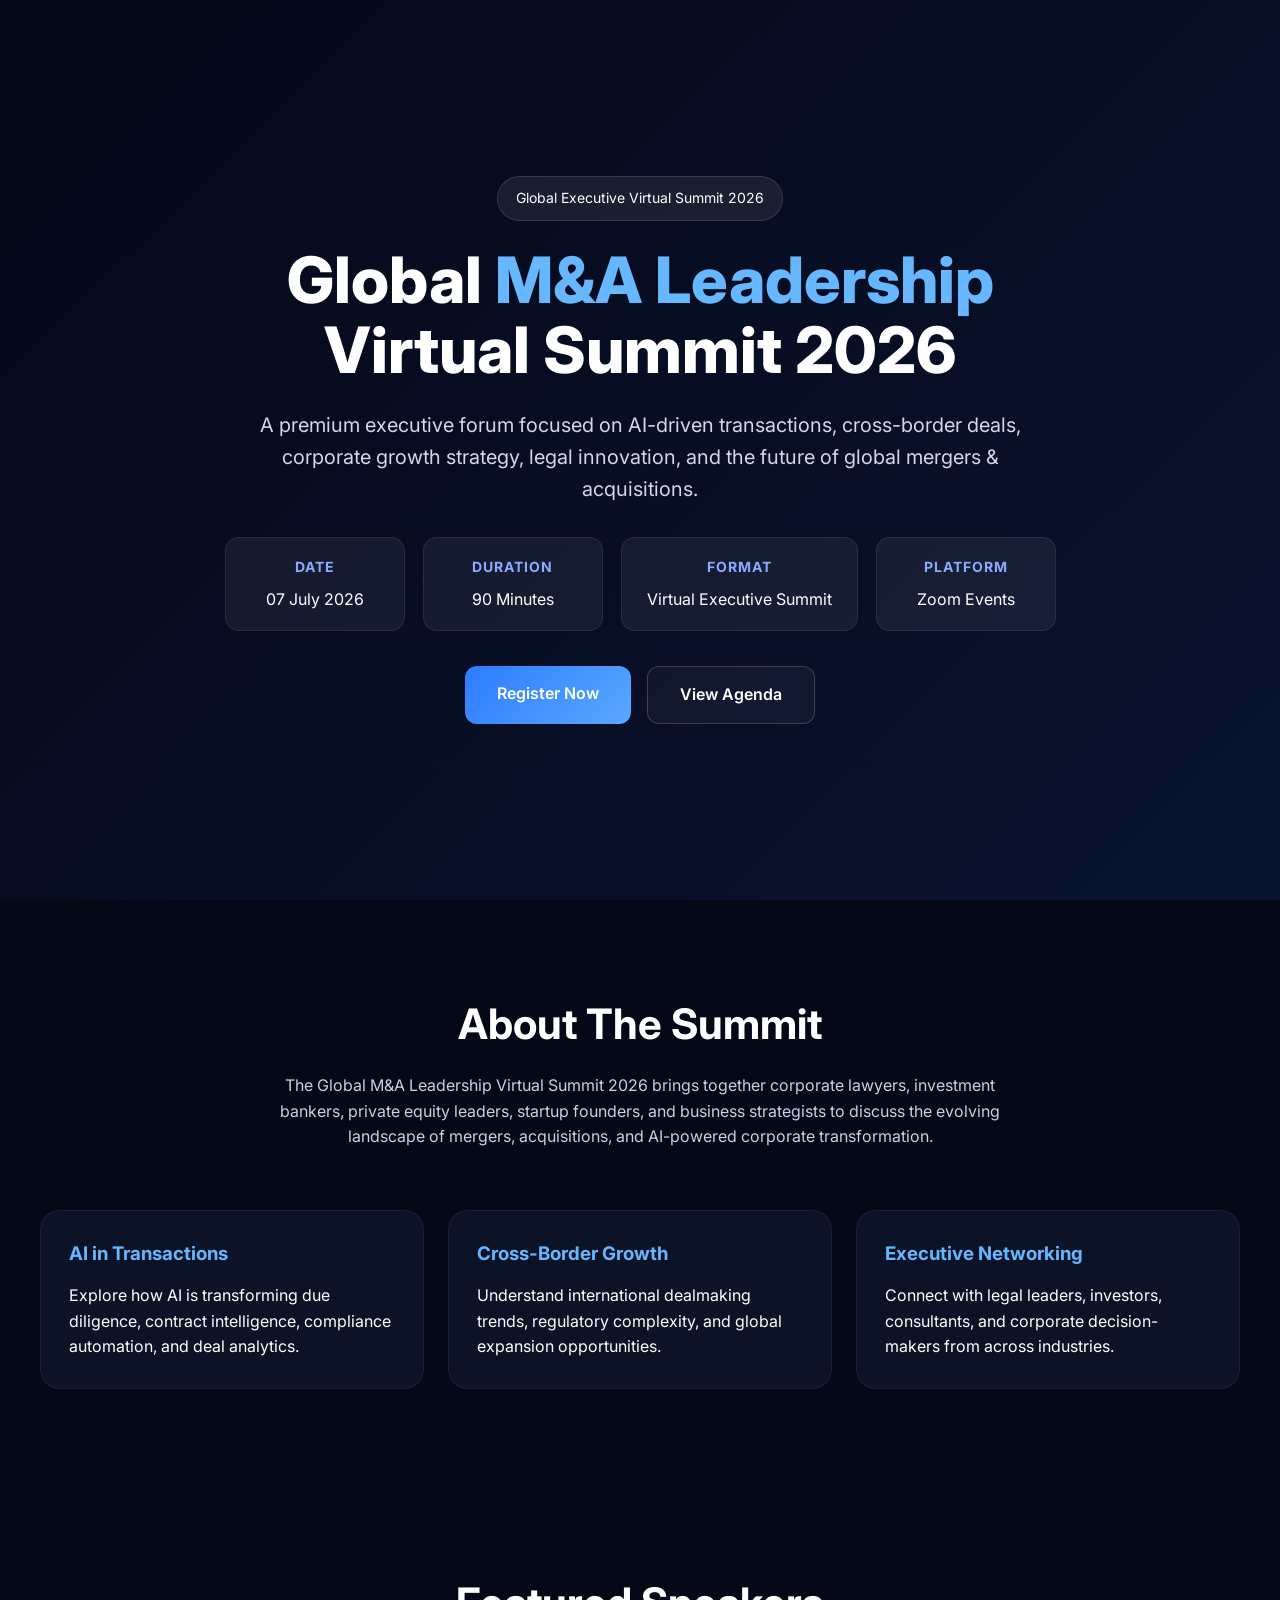
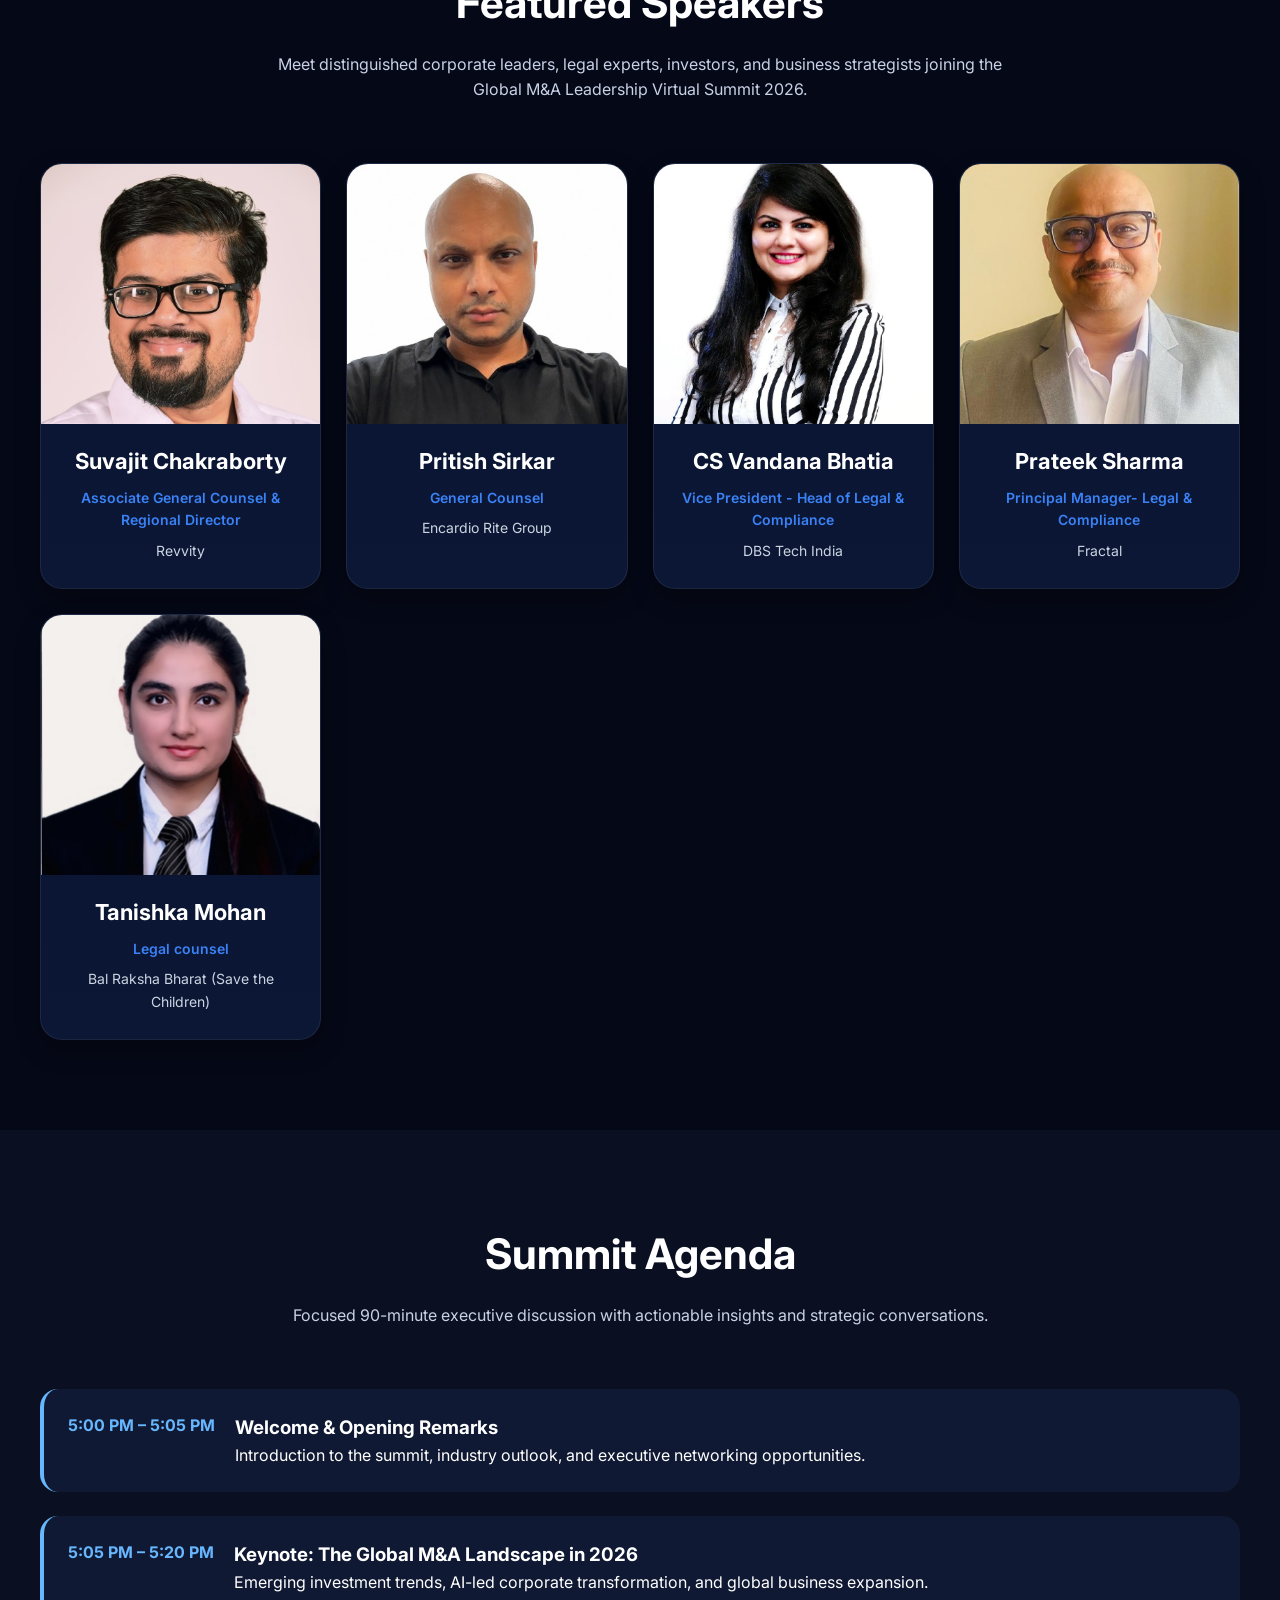
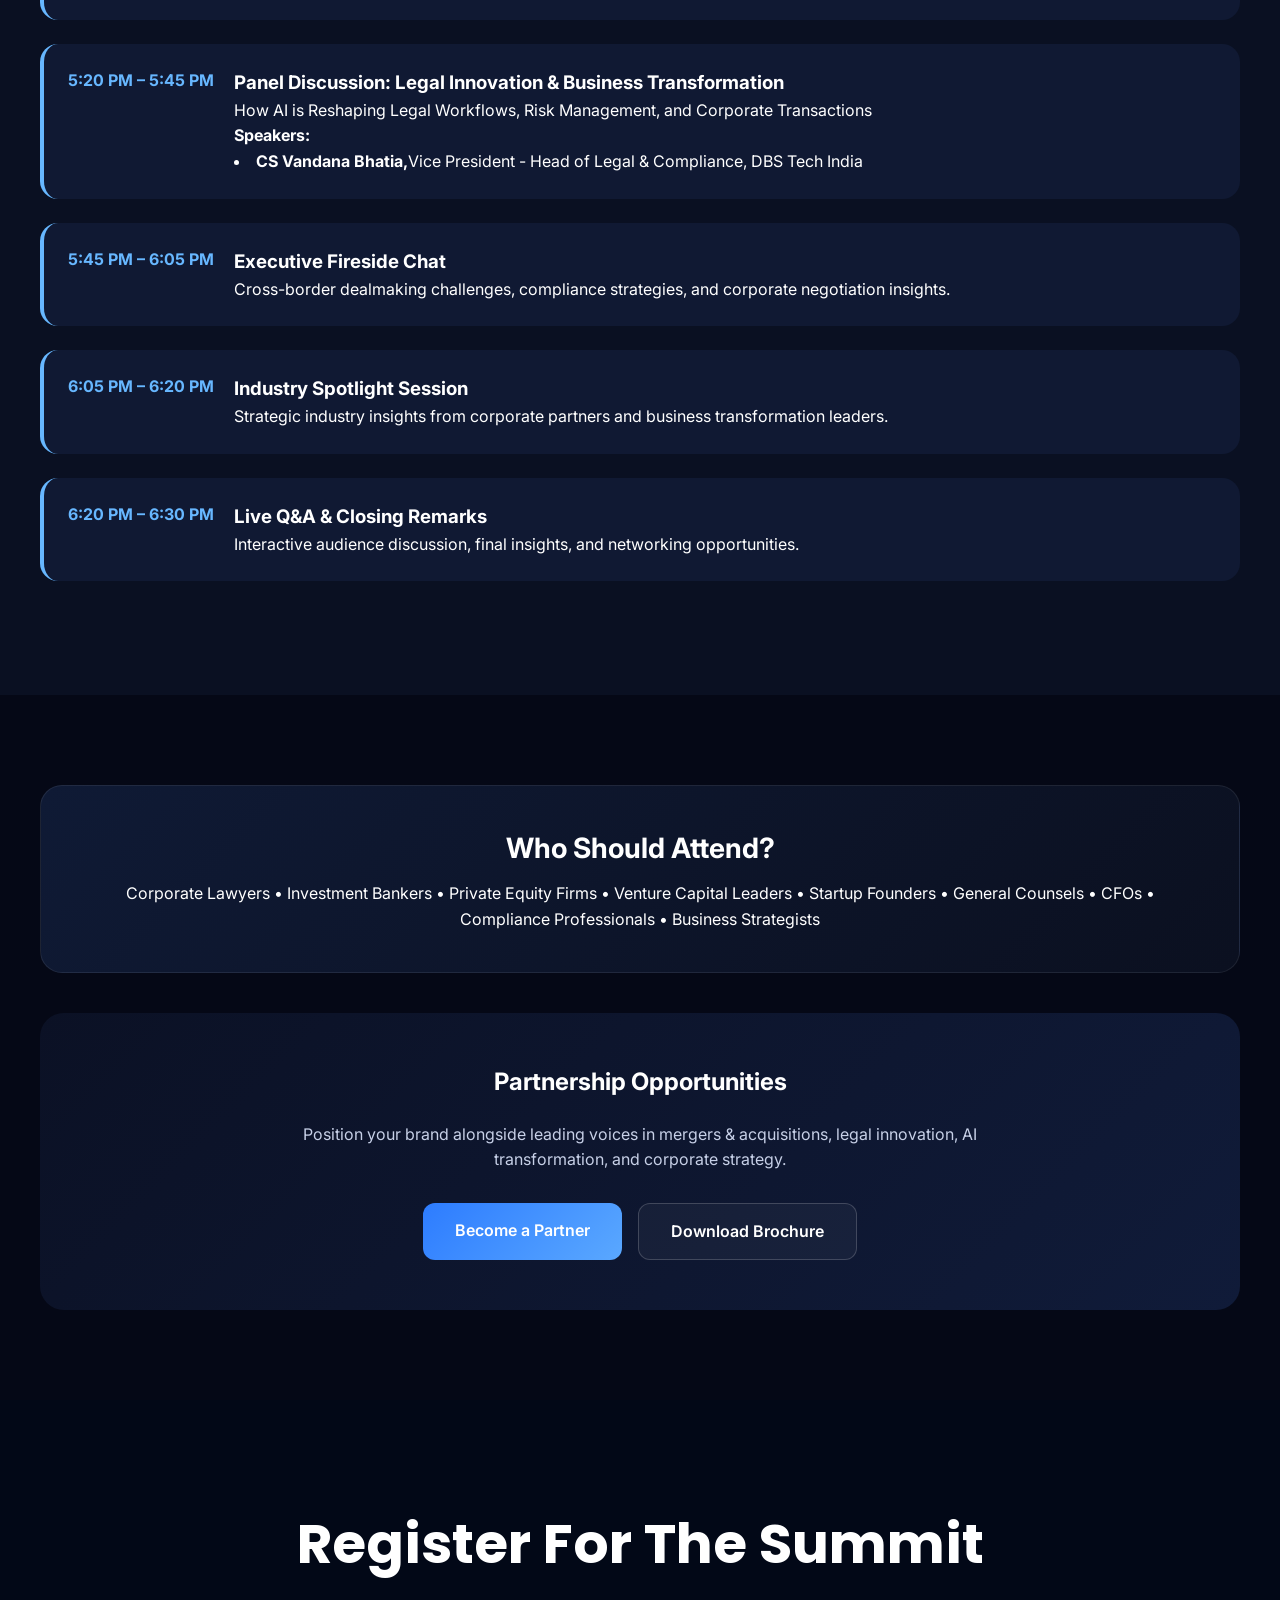
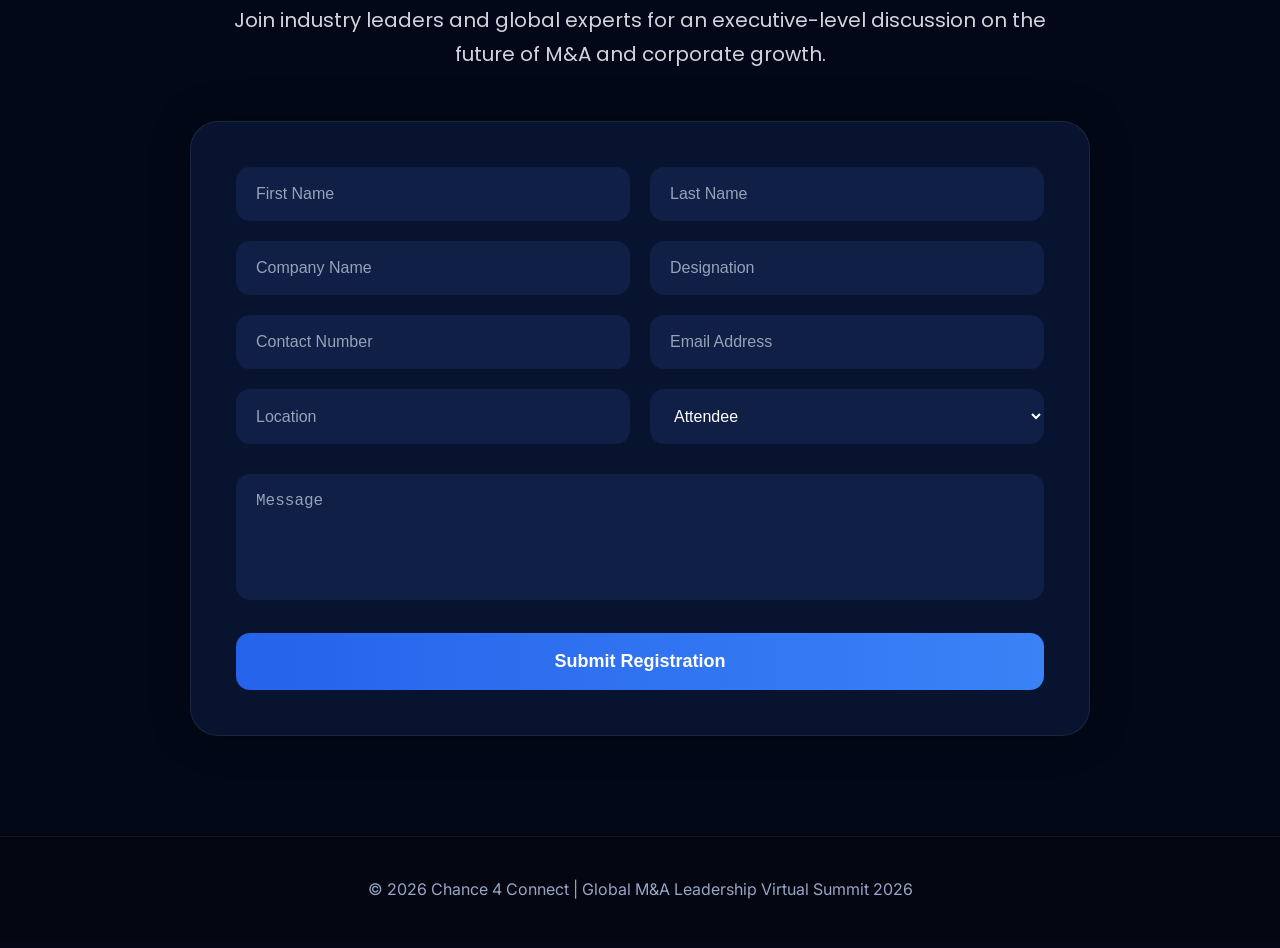
<file: event2 M&A.html>
<!DOCTYPE html>
<html lang="en">
<head>
  <meta charset="UTF-8" />
  <meta name="viewport" content="width=device-width, initial-scale=1.0" />
  <title>Global M&A Leadership Virtual Summit 2026</title>
  <link href="https://fonts.googleapis.com/css2?family=Inter:wght@300;400;500;600;700;800&display=swap" rel="stylesheet">
  <style>
    * {
      margin: 0;
      padding: 0;
      box-sizing: border-box;
    }

    body {
      font-family: 'Inter', sans-serif;
      background: #050816;
      color: #ffffff;
      line-height: 1.6;
    }

    .hero {
      min-height: 100vh;
      background: linear-gradient(135deg, rgba(5,8,22,0.96), rgba(10,20,50,0.92)),
      url('https://images.unsplash.com/photo-1520607162513-77705c0f0d4a?q=80&w=1600&auto=format&fit=crop') center/cover;
      display: flex;
      align-items: center;
      justify-content: center;
      text-align: center;
      padding: 40px 20px;
    }

    .hero-content {
      max-width: 950px;
    }

    .tag {
      display: inline-block;
      background: rgba(255,255,255,0.08);
      border: 1px solid rgba(255,255,255,0.12);
      padding: 10px 18px;
      border-radius: 30px;
      font-size: 14px;
      margin-bottom: 24px;
      backdrop-filter: blur(10px);
    }

    h1 {
      font-size: 64px;
      font-weight: 800;
      line-height: 1.1;
      margin-bottom: 24px;
    }

    .highlight {
      color: #67b7ff;
    }

    .hero p {
      font-size: 20px;
      color: #d2d8e6;
      max-width: 800px;
      margin: auto;
      margin-bottom: 32px;
    }

    .event-info {
      display: flex;
      justify-content: center;
      flex-wrap: wrap;
      gap: 18px;
      margin-bottom: 35px;
    }

    .info-card {
      background: rgba(255,255,255,0.06);
      padding: 18px 25px;
      border-radius: 14px;
      border: 1px solid rgba(255,255,255,0.08);
      min-width: 180px;
    }

    .info-card h3 {
      font-size: 14px;
      color: #8aa9ff;
      margin-bottom: 8px;
      text-transform: uppercase;
      letter-spacing: 1px;
    }

    .info-card p {
      margin: 0;
      font-size: 16px;
      color: white;
    }

    .btn-group {
      display: flex;
      justify-content: center;
      flex-wrap: wrap;
      gap: 16px;
    }

    .btn {
      padding: 15px 32px;
      border-radius: 12px;
      text-decoration: none;
      font-weight: 600;
      transition: 0.3s ease;
    }

    .btn-primary {
      background: linear-gradient(135deg, #2d7cff, #5aa8ff);
      color: white;
    }

    .btn-secondary {
      border: 1px solid rgba(255,255,255,0.18);
      color: white;
      background: rgba(255,255,255,0.04);
    }

    .btn:hover {
      transform: translateY(-3px);
    }

    section {
      padding: 90px 20px;
    }

    .container {
      max-width: 1200px;
      margin: auto;
    }

    .section-title {
      text-align: center;
      margin-bottom: 60px;
    }

    .section-title h2 {
      font-size: 42px;
      margin-bottom: 16px;
    }

    .section-title p {
      color: #c8d1e6;
      max-width: 760px;
      margin: auto;
    }

    .grid {
      display: grid;
      grid-template-columns: repeat(auto-fit, minmax(280px, 1fr));
      gap: 24px;
    }

    .card {
      background: #0c1327;
      border: 1px solid rgba(255,255,255,0.06);
      padding: 28px;
      border-radius: 20px;
      transition: 0.3s ease;
    }

    .card:hover {
      transform: translateY(-6px);
      border-color: rgba(103,183,255,0.4);
    }

    .card h3 {
      margin-bottom: 14px;
      color: #67b7ff;
    }

    .agenda {
      background: #0a1022;
    }

    .agenda-item {
      display: flex;
      gap: 20px;
      margin-bottom: 24px;
      background: #101933;
      padding: 24px;
      border-radius: 18px;
      border-left: 4px solid #67b7ff;
    }

    .agenda-time {
      min-width: 140px;
      font-weight: 700;
      color: #67b7ff;
    }

    .speaker-box {
      background: linear-gradient(135deg, #0f1a35, #0b1020);
      border-radius: 22px;
      padding: 40px;
      text-align: center;
      border: 1px solid rgba(255,255,255,0.08);
    }

    .speaker-box h3 {
      margin-bottom: 10px;
      font-size: 28px;
    }

    .sponsor-section {
      background: linear-gradient(135deg, #0b1125, #101b39);
      border-radius: 24px;
      padding: 50px;
      text-align: center;
      margin-top: 40px;
    }

    .footer {
      padding: 40px 20px;
      text-align: center;
      background: #040711;
      border-top: 1px solid rgba(255,255,255,0.06);
    }

    .footer p {
      color: #98a5c3;
    }

    @media(max-width:768px) {
      h1 {
        font-size: 42px;
      }

      .hero p {
        font-size: 18px;
      }

      .agenda-item {
        flex-direction: column;
      }

      .agenda-time {
        min-width: auto;
      }
    }
  </style>
</head>
<body>

  <section class="hero">
    <div class="hero-content">
      <div class="tag">Global Executive Virtual Summit 2026</div>
      <h1>Global <span class="highlight">M&A Leadership</span><br>Virtual Summit 2026</h1>
      <p>
        A premium executive forum focused on AI-driven transactions, cross-border deals,
        corporate growth strategy, legal innovation, and the future of global mergers & acquisitions.
      </p>

      <div class="event-info">
        <div class="info-card">
          <h3>Date</h3>
          <p>07 July 2026</p>
        </div>

        <div class="info-card">
          <h3>Duration</h3>
          <p>90 Minutes</p>
        </div>

        <div class="info-card">
          <h3>Format</h3>
          <p>Virtual Executive Summit</p>
        </div>

        <div class="info-card">
          <h3>Platform</h3>
          <p>Zoom Events</p>
        </div>
      </div>

      <div class="btn-group">
        <a href="#register" class="btn btn-primary">Register Now</a>
        <a href="#agenda" class="btn btn-secondary">View Agenda</a>
      </div>
    </div>
  </section>

  <section>
    <div class="container">
      <div class="section-title">
        <h2>About The Summit</h2>
        <p>
          The Global M&A Leadership Virtual Summit 2026 brings together corporate lawyers,
          investment bankers, private equity leaders, startup founders, and business strategists
          to discuss the evolving landscape of mergers, acquisitions, and AI-powered corporate transformation.
        </p>
      </div>

      <div class="grid">
        <div class="card">
          <h3>AI in Transactions</h3>
          <p>
            Explore how AI is transforming due diligence, contract intelligence,
            compliance automation, and deal analytics.
          </p>
        </div>

        <div class="card">
          <h3>Cross-Border Growth</h3>
          <p>
            Understand international dealmaking trends, regulatory complexity,
            and global expansion opportunities.
          </p>
        </div>

        <div class="card">
          <h3>Executive Networking</h3>
          <p>
            Connect with legal leaders, investors, consultants, and corporate decision-makers
            from across industries.
          </p>
        </div>
      </div>
    </div>
  </section>


<link href="https://fonts.googleapis.com/css2?family=Poppins:wght@300;400;500;600;700&display=swap" rel="stylesheet">

<style>

  .speakers-grid{
      display:grid;
      grid-template-columns:repeat(4,1fr);
      gap:25px;
  }
  
  .speaker-card{
      background:linear-gradient(180deg,#08142f,#0b1735);
      border-radius:22px;
      overflow:hidden;
      border:1px solid rgba(255,255,255,0.08);
      transition:0.4s ease;
      box-shadow:0 10px 25px rgba(0,0,0,0.25);
  }
  
  .speaker-card:hover{
      transform:translateY(-8px);
      border-color:rgba(59,130,246,0.4);
  }
  
  .speaker-card a{
      text-decoration:none;
      display:block;
  }
  
  .speaker-image img{
      width:100%;
      height:260px;
      object-fit:cover;
      display:block;
  }
  
  .speaker-content{
      padding:22px 18px 26px;
      text-align:center;
  }
  
  .speaker-content h3{
      color:#ffffff;
      font-size:22px;
      font-weight:700;
      margin-bottom:10px;
      line-height:1.4;
  }
  
  .speaker-content span{
      display:block;
      color:#3b82f6;
      font-size:14px;
      font-weight:600;
      line-height:1.6;
      margin-bottom:8px;
  }
  
  .speaker-content p{
      color:#cbd5e1;
      font-size:14px;
      margin-bottom:0;
  }
  
  .linkedin-btn{
      margin-top:18px;
      display:inline-block;
      padding:10px 20px;
      border-radius:10px;
      background:#2563eb;
      color:#ffffff;
      font-size:13px;
      font-weight:600;
  }
  
  @media(max-width:1200px){
  
  .speakers-grid{
      grid-template-columns:repeat(2,1fr);
  }
  
  }
  
  @media(max-width:700px){
  
  .speakers-grid{
      grid-template-columns:1fr;
  }
  
  .section-title h2{
      font-size:38px;
  }
  
  .section-title p{
      font-size:16px;
  }
  
  }
  
  </style>

<section class="speakers-section" id="speakers">

    <div class="container">

        <div class="section-title">

            <h2>Featured Speakers</h2>

            <p>
                Meet distinguished corporate leaders, legal experts, investors, 
                and business strategists joining the Global M&A Leadership Virtual Summit 2026.
            </p>

        </div>

        <div class="speakers-grid">

          <!-- SPEAKER 1 -->

            <div class="speaker-card">

                <a href="https://www.linkedin.com/in/suvajit-chakraborty/" target="_blank">

                    <div class="speaker-image">
                        <img src="assets/Suvajit.jpg" alt="Suvajit Chakraborty">
                    </div>

                    <div class="speaker-content">

                        <h3>Suvajit Chakraborty</h3>

                        <span>Associate General Counsel & Regional Director</span>

                        <p>Revvity</p>

                    </div>

                </a>

            </div>

            <!-- SPEAKER 2 -->

            <div class="speaker-card">

                <a href="https://www.linkedin.com/in/pritishsirkar/" target="_blank">

                    <div class="speaker-image">
                        <img src="assets/Pritish.jpg" alt="Pritish Sirkar">
                    </div>

                    <div class="speaker-content">

                        <h3>Pritish Sirkar</h3>

                        <span>General Counsel</span>

                        <p>Encardio Rite Group</p>

                    </div>

                </a>

            </div>

                      <!-- SPEAKER 3 -->

            <div class="speaker-card">

                <a href="https://www.linkedin.com/in/cs-vandana-bhatia-a1753835/" target="_blank">

                    <div class="speaker-image">
                        <img src="assets/Vandana.png" alt="CS Vandana Bhatia">
                    </div>

                    <div class="speaker-content">

                        <h3>CS Vandana Bhatia</h3>

                        <span>Vice President - Head of Legal & Compliance</span>

                        <p>DBS Tech India</p>

                    </div>

                </a>

            </div>

          <!-- SPEAKER 4 -->

            <div class="speaker-card">

                <a href="https://www.linkedin.com/in/prateek-sharma-0336703a/" target="_blank">

                    <div class="speaker-image">
                        <img src="assets/Prateek.jpg" alt="Prateek Sharma">
                    </div>

                    <div class="speaker-content">

                        <h3>Prateek Sharma</h3>

                        <span>Principal Manager- Legal & Compliance</span>

                        <p>Fractal</p>

                    </div>

                </a>

            </div>
          <!-- SPEAKER 4 -->

            <div class="speaker-card">

                <a href="https://www.linkedin.com/in/tanishka-o-mohan-57883018a/" target="_blank">

                    <div class="speaker-image">
                        <img src="assets/Tanishka.jpg" alt="Prateek Sharma">
                    </div>

                    <div class="speaker-content">

                        <h3>Tanishka Mohan</h3>

                        <span>Legal counsel </span>

                        <p>Bal Raksha Bharat (Save the Children)</p>

                    </div>

                </a>

            </div>

        </div>

    </div>
</section>

  <section class="agenda" id="agenda">
    <div class="container">
      <div class="section-title">
        <h2>Summit Agenda</h2>
        <p>Focused 90-minute executive discussion with actionable insights and strategic conversations.</p>
      </div>

      <div class="agenda-item">
        <div class="agenda-time">5:00 PM – 5:05 PM</div>
        <div>
          <h3>Welcome & Opening Remarks</h3>
          <p>Introduction to the summit, industry outlook, and executive networking opportunities.</p>
        </div>
      </div>

      <div class="agenda-item">
        <div class="agenda-time">5:05 PM – 5:20 PM</div>
        <div>
          <h3>Keynote: The Global M&A Landscape in 2026</h3>
          <p>Emerging investment trends, AI-led corporate transformation, and global business expansion.</p>
        </div>
      </div>

      <div class="agenda-item">
        <div class="agenda-time">5:20 PM – 5:45 PM</div>
        <div>
          <h3>Panel Discussion: Legal Innovation & Business Transformation</h3>
          <p>How AI is Reshaping Legal Workflows, Risk Management, and Corporate Transactions</p>
          <p><strong>Speakers:</strong></p>
          <li><strong>CS Vandana Bhatia,</strong>Vice President - Head of Legal & Compliance, DBS Tech India</li>
        </div>
      </div>

      <div class="agenda-item">
        <div class="agenda-time">5:45 PM – 6:05 PM</div>
        <div>
          <h3>Executive Fireside Chat</h3>
          <p>Cross-border dealmaking challenges, compliance strategies, and corporate negotiation insights.</p>
        </div>
      </div>

      <div class="agenda-item">
        <div class="agenda-time">6:05 PM – 6:20 PM</div>
        <div>
          <h3>Industry Spotlight Session</h3>
          <p>Strategic industry insights from corporate partners and business transformation leaders.</p>
        </div>
      </div>

      <div class="agenda-item">
        <div class="agenda-time">6:20 PM – 6:30 PM</div>
        <div>
          <h3>Live Q&A & Closing Remarks</h3>
          <p>Interactive audience discussion, final insights, and networking opportunities.</p>
        </div>
      </div>
    </div>
  </section>

  <section>
    <div class="container">
      <div class="speaker-box">
        <h3>Who Should Attend?</h3>
        <p>
          Corporate Lawyers • Investment Bankers • Private Equity Firms • Venture Capital Leaders •
          Startup Founders • General Counsels • CFOs • Compliance Professionals • Business Strategists
        </p>
      </div>

      <div class="sponsor-section">
        <h2>Partnership Opportunities</h2>
        <p style="margin-top:20px; color:#c7d0e7; max-width:750px; margin-inline:auto;">
          Position your brand alongside leading voices in mergers & acquisitions,
          legal innovation, AI transformation, and corporate strategy.
        </p>

        <div class="btn-group" style="margin-top:30px;">
          <a href="sponsor.html" class="btn btn-primary">Become a Partner</a>
          <a href="#" class="btn btn-secondary">Download Brochure</a>
        </div>
      </div>
    </div>
  </section>

 <section class="register-section" id="register">
  <div class="register-container">

    <div class="register-heading">
      <h2>Register For The Summit</h2>
      <p>
        Join industry leaders and global experts for an executive-level discussion 
        on the future of M&A and corporate growth.
      </p>
    </div>

    <form 
      action="https://api.sheetmonkey.io/form/5EcnFbp3378wZYvHjiTubp" 
      method="POST"
      class="register-form"
    >

      <input type="hidden" name="x-sheetmonkey-redirect" value="https://www.chance4connect.info/event2%20M&A.html">

      <div class="form-grid">

        <input type="text" name="Name - First Name" placeholder="First Name" required>

        <input type="text" name="Name - Last Name" placeholder="Last Name" required>

        <input type="text" name="Company" placeholder="Company Name" required>

        <input type="text" name="Designation" placeholder="Designation" required>

        <input type="number" name="Contact Number" placeholder="Contact Number" required>

        <input type="email" name="Email" placeholder="Email Address" required>

        <input type="text" name="Location" placeholder="Location" required>

        <select name="Participation Type" required>
          <option value="Attendee">Attendee</option>
          <option value="Speaker">Speaker</option>
          <option value="Sponsorship">Sponsorship</option>
        </select>

      </div>

      <textarea 
        name="Message" 
        placeholder="Message"
        rows="5"
      ></textarea>

      <button type="submit">
        Submit Registration
      </button>

    </form>

  </div>
</section>

<style>

.register-section{
    background:#020817;
    padding:100px 20px;
    font-family:'Poppins',sans-serif;
}

.register-container{
    max-width:900px;
    margin:auto;
}

.register-heading{
    text-align:center;
    margin-bottom:50px;
}

.register-heading h2{
    font-size:55px;
    color:#fff;
    font-weight:700;
    margin-bottom:15px;
}

.register-heading p{
    color:#d1d5db;
    font-size:20px;
    line-height:1.7;
    max-width:850px;
    margin:auto;
}

.register-form{
    background:#08142f;
    padding:45px;
    border-radius:28px;
    border:1px solid rgba(255,255,255,0.08);
    box-shadow:0 0 40px rgba(0,0,0,0.3);
}

.form-grid{
    display:grid;
    grid-template-columns:1fr 1fr;
    gap:20px;
    margin-bottom:20px;
}

.register-form input,
.register-form select,
.register-form textarea{
    width:100%;
    background:#0f1f45;
    border:none;
    outline:none;
    padding:18px 20px;
    border-radius:14px;
    color:#fff;
    font-size:16px;
}

.register-form input::placeholder,
.register-form textarea::placeholder{
    color:#94a3b8;
}

.register-form select{
    color:#fff;
}

.register-form textarea{
    margin-top:10px;
    resize:none;
}

.register-form button{
    width:100%;
    margin-top:25px;
    padding:18px;
    border:none;
    border-radius:14px;
    background:linear-gradient(90deg,#2563eb,#3b82f6);
    color:#fff;
    font-size:18px;
    font-weight:600;
    cursor:pointer;
    transition:0.3s ease;
}

.register-form button:hover{
    transform:translateY(-2px);
    opacity:0.95;
}

@media(max-width:768px){

    .register-heading h2{
        font-size:38px;
    }

    .register-heading p{
        font-size:16px;
    }

    .register-form{
        padding:25px;
    }

    .form-grid{
        grid-template-columns:1fr;
    }
}

</style>

  <footer class="footer">
    <p>
      © 2026 Chance 4 Connect | Global M&A Leadership Virtual Summit 2026
    </p>
  </footer>

</body>
</html>
</file>
